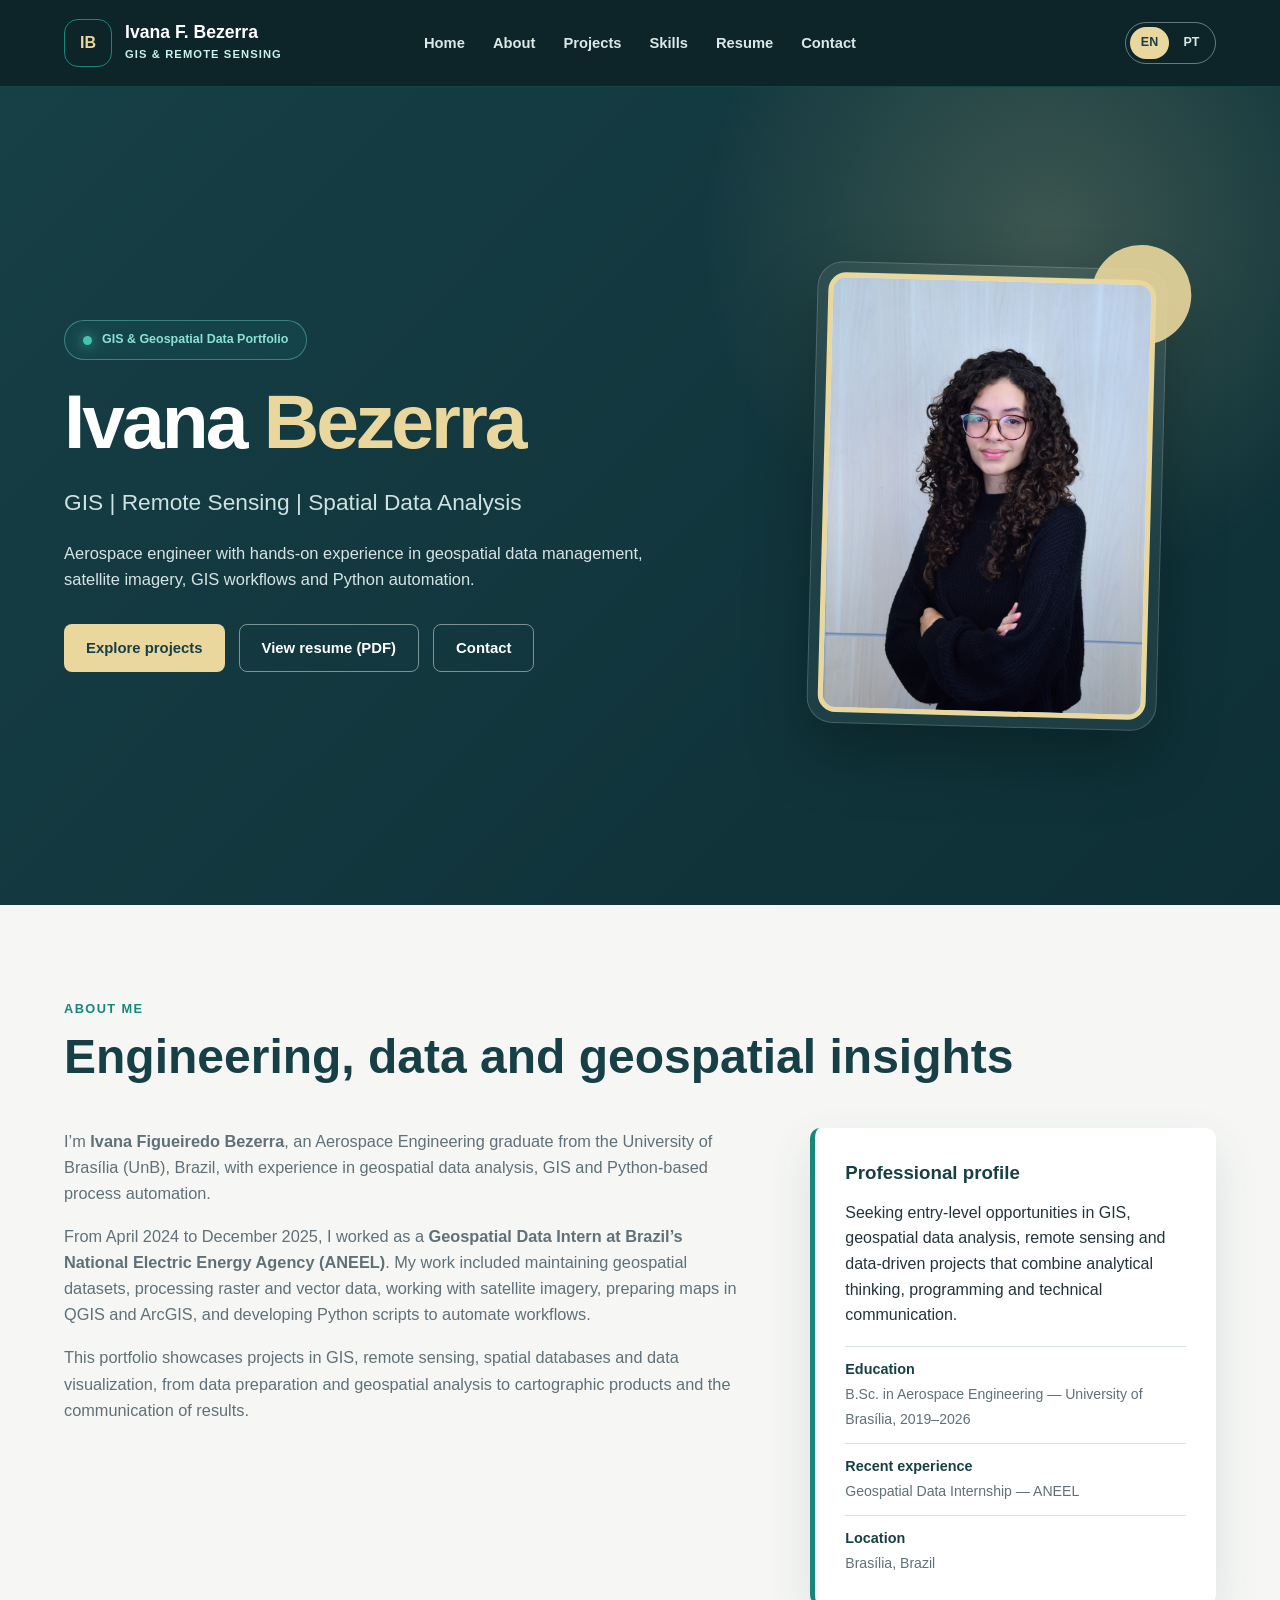
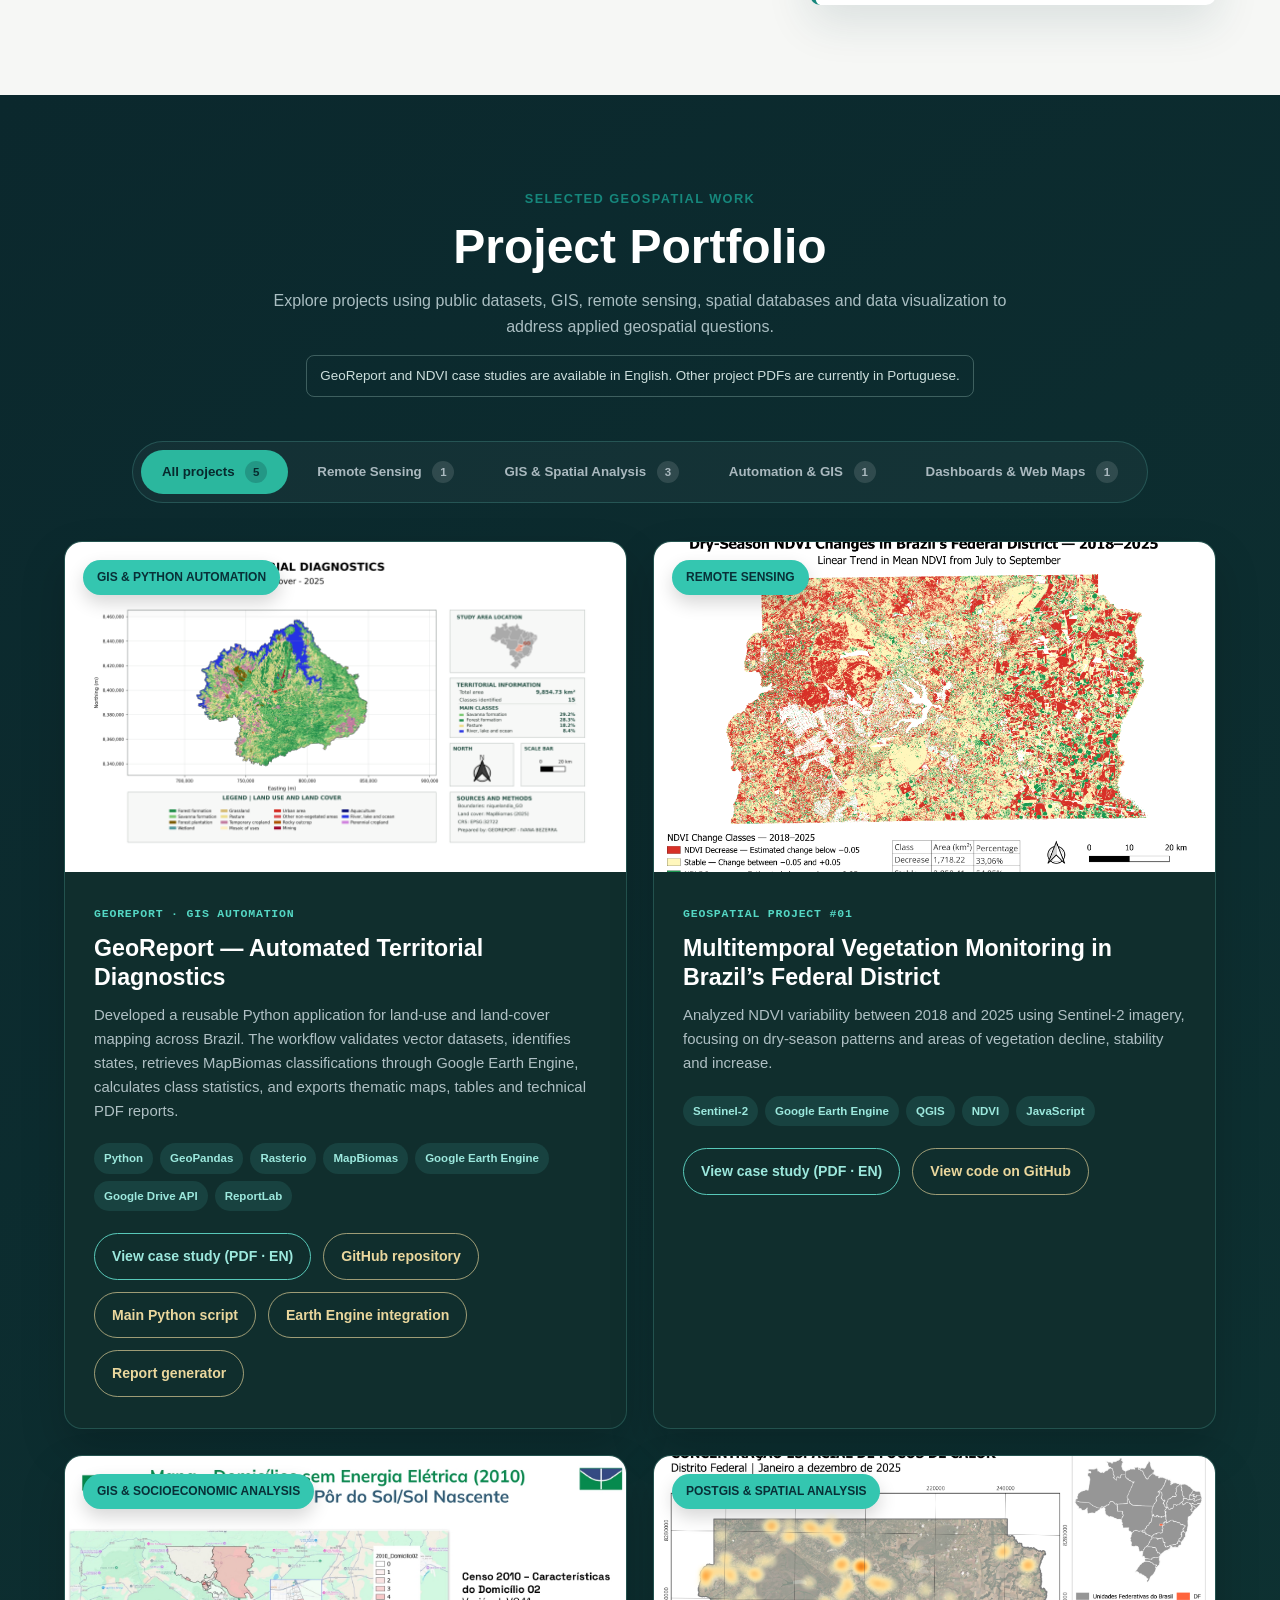
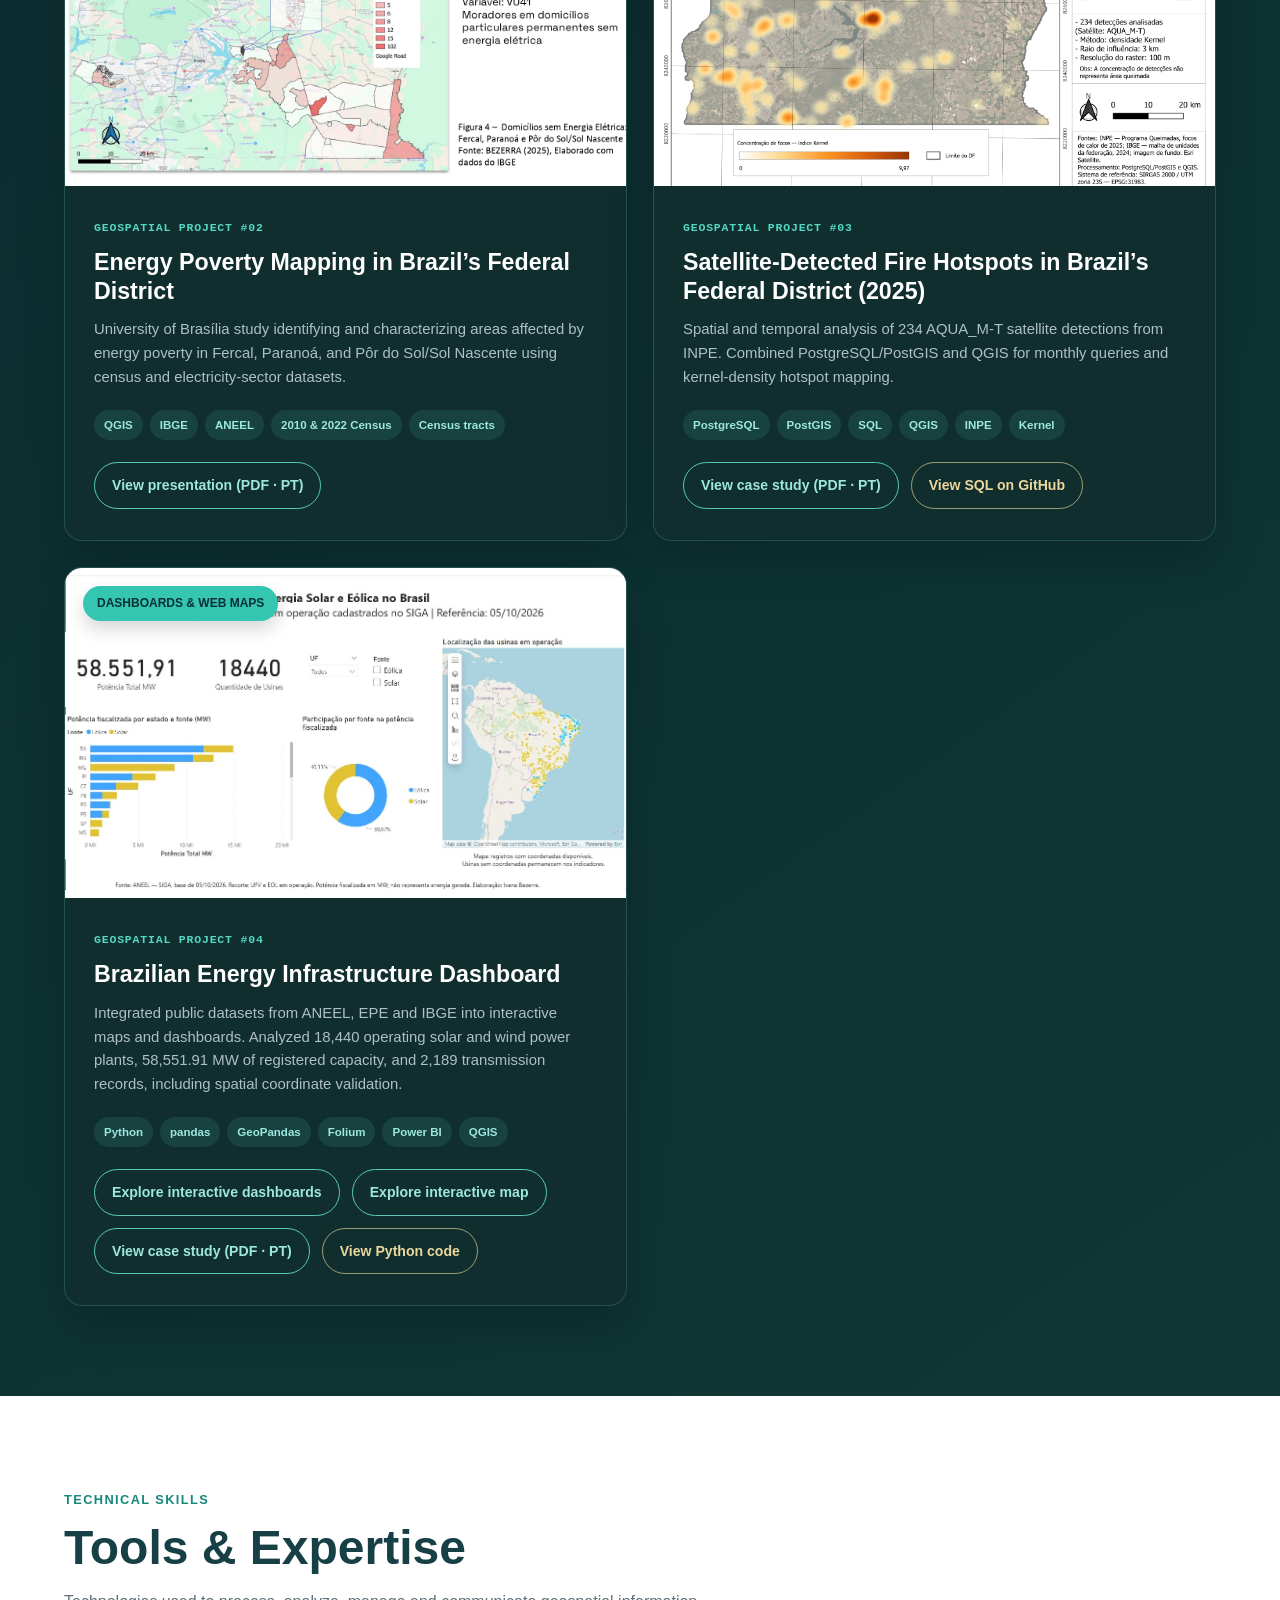
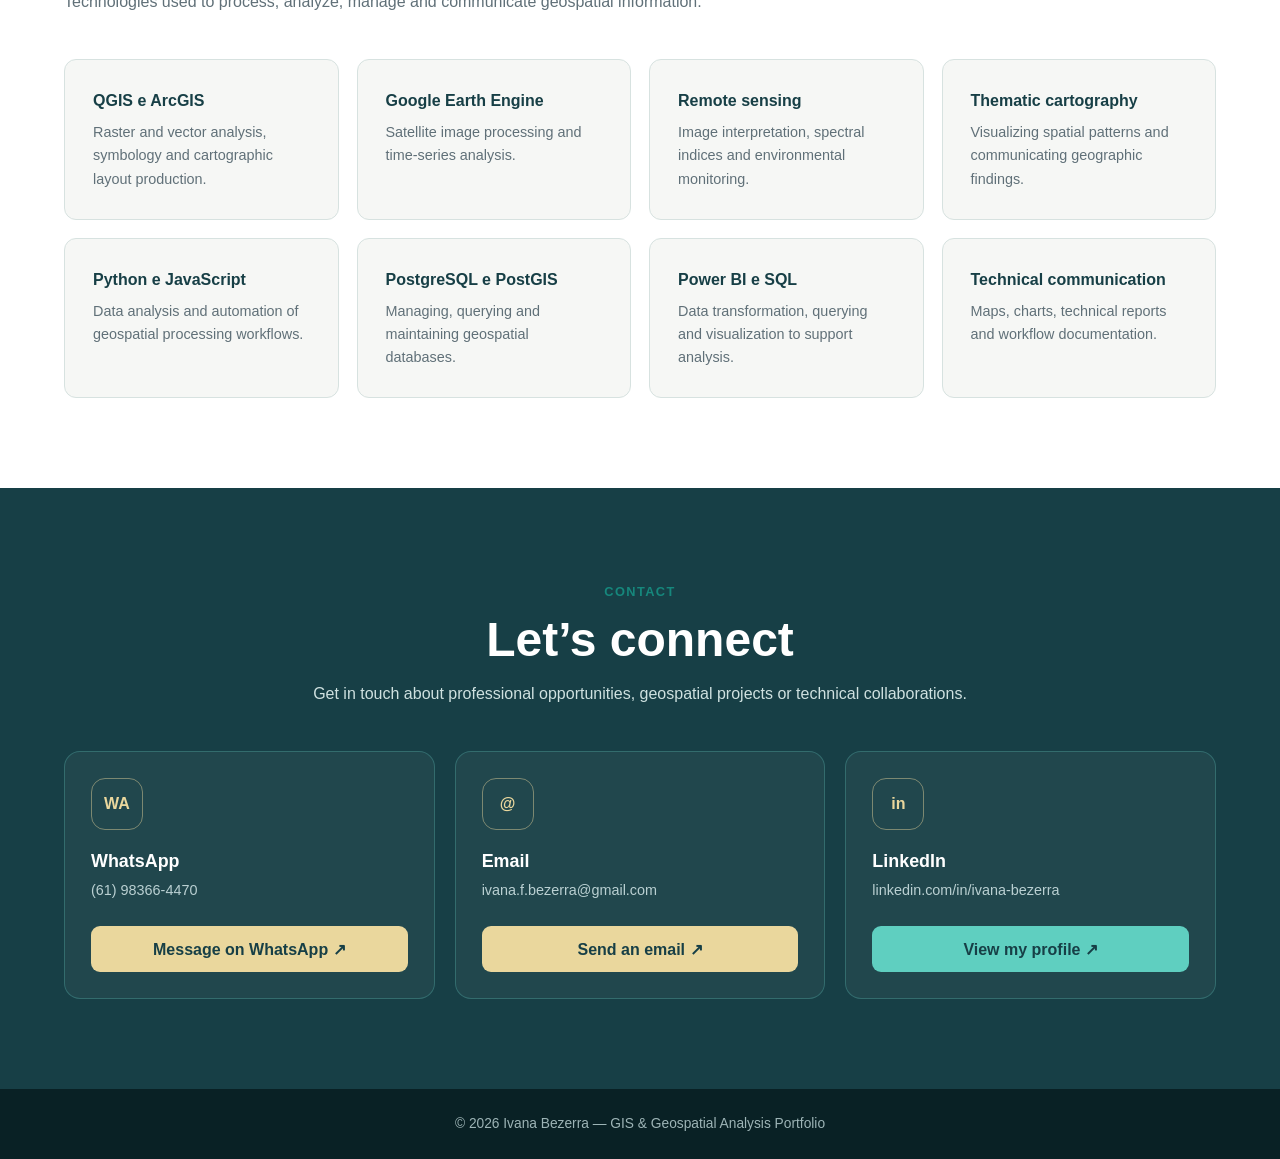
<file: index.html>
<!DOCTYPE html>

<html lang="en">
<head>
<meta charset="utf-8"/><meta content="width=device-width, initial-scale=1.0" name="viewport"/>
<title>Ivana Bezerra | GIS &amp; Geospatial Analysis Portfolio</title>
<meta content="Geospatial analysis portfolio of Ivana Bezerra: GIS, remote sensing, Python automation, PostGIS, spatial data analysis and interactive dashboards." name="description"/>
<link href="styles.css" rel="stylesheet"/><link href="https://ivanafbezerra-afk.github.io/" rel="canonical"/><link href="https://ivanafbezerra-afk.github.io/" hreflang="en" rel="alternate"/><link href="https://ivanafbezerra-afk.github.io/pt/" hreflang="pt-BR" rel="alternate"/><link href="https://ivanafbezerra-afk.github.io/" hreflang="x-default" rel="alternate"/><meta content="website" property="og:type"/><meta content="Ivana Bezerra | GIS &amp; Geospatial Analysis Portfolio" property="og:title"/><meta content="Geospatial analysis portfolio of Ivana Bezerra: GIS, remote sensing, Python automation, PostGIS, spatial data analysis and interactive dashboards." property="og:description"/><meta content="en_US" property="og:locale"/><meta content="https://ivanafbezerra-afk.github.io/" property="og:url"/></head>
<body>
<header><nav class="container"><a class="brand" href="#home"><span class="brand-mark">IB</span><span><strong>Ivana F. Bezerra</strong><small>GIS &amp; Remote Sensing</small></span></a><ul class="menu"><li><a href="#home">Home</a></li><li><a href="#about">About</a></li><li><a href="#projects">Projects</a></li><li><a href="#skills">Skills</a></li><li><a href="ivana-bezerra-resume-en.pdf" target="_blank">Resume</a></li><li><a href="#contact">Contact</a></li></ul><div class="nav-actions"><div aria-label="Choose language / Selecione o idioma" class="lang-switch"><a aria-current="page" href="./" lang="en" title="English">EN</a><a href="pt/" lang="pt-BR" title="Português">PT</a></div></div></nav></header>
<main>
<section class="hero" id="home"><div class="container hero-grid"><div><span class="tag">GIS &amp; Geospatial Data Portfolio</span><h1>Ivana <span>Bezerra</span></h1><h2>GIS | Remote Sensing | Spatial Data Analysis</h2><p>Aerospace engineer with hands-on experience in geospatial data management, satellite imagery, GIS workflows and Python automation.</p><div class="buttons"><a class="button" href="#projects">Explore projects</a><a class="button button-outline" href="ivana-bezerra-resume-en.pdf" rel="noopener noreferrer" target="_blank">View resume (PDF)</a><a class="button button-outline" href="#contact">Contact</a></div></div><div class="profile-wrap"><img alt="Professional portrait of Ivana Bezerra" class="profile-photo" src="foto-ivana.JPG"/></div></div></section>
<section id="about"><div class="container"><div class="section-head"><span>About me</span><h2>Engineering, data and geospatial insights</h2></div><div class="about-grid"><div class="about-copy"><p>I’m <strong>Ivana Figueiredo Bezerra</strong>, an Aerospace Engineering graduate from the University of Brasília (UnB), Brazil, with experience in geospatial data analysis, GIS and Python-based process automation.</p><p>From April 2024 to December 2025, I worked as a <strong>Geospatial Data Intern at Brazil’s National Electric Energy Agency (ANEEL)</strong>. My work included maintaining geospatial datasets, processing raster and vector data, working with satellite imagery, preparing maps in QGIS and ArcGIS, and developing Python scripts to automate workflows.</p><p>This portfolio showcases projects in GIS, remote sensing, spatial databases and data visualization, from data preparation and geospatial analysis to cartographic products and the communication of results.</p></div><aside class="highlight"><h3>Professional profile</h3><p>Seeking entry-level opportunities in GIS, geospatial data analysis, remote sensing and data-driven projects that combine analytical thinking, programming and technical communication.</p><div class="facts"><div class="fact"><strong>Education</strong><span>B.Sc. in Aerospace Engineering — University of Brasília, 2019–2026</span></div><div class="fact"><strong>Recent experience</strong><span>Geospatial Data Internship — ANEEL</span></div><div class="fact"><strong>Location</strong><span>Brasília, Brazil</span></div></div></aside></div></div></section>
<section class="projects" id="projects"><div class="container"><div class="section-head center"><span>Selected geospatial work</span><h2>Project Portfolio</h2><p>Explore projects using public datasets, GIS, remote sensing, spatial databases and data visualization to address applied geospatial questions.</p><p class="reports-note">GeoReport and NDVI case studies are available in English. Other project PDFs are currently in Portuguese.</p></div><div aria-label="Filter projects by category" class="filters"><button class="filter active" data-filter="todos" type="button">All projects <span>5</span></button><button class="filter" data-filter="sensoriamento" type="button">Remote Sensing <span>1</span></button><button class="filter" data-filter="sig" type="button">GIS &amp; Spatial Analysis <span>3</span></button><button class="filter" data-filter="automacao" type="button">Automation &amp; GIS <span>1</span></button><button class="filter" data-filter="dashboards" type="button">Dashboards &amp; Web Maps <span>1</span></button></div><div class="gallery" id="projectGallery">
<article class="project-card" data-category="sig automacao" data-order="5" id="projeto-georeport">
<div class="project-image georeport-image"><span class="category-badge">GIS &amp; Python automation</span>
<img alt="GeoReport land-use and land-cover map of Niquelândia, Goiás, Brazil, in English" class="georeport-cover" fetchpriority="high" src="georeport_cover_en.png"/></div>
<div class="project-body"><span class="project-label">GeoReport · GIS automation</span>
<h3>GeoReport — Automated Territorial Diagnostics</h3><p>Developed a reusable Python application for land-use and land-cover mapping across Brazil. The workflow validates vector datasets, identifies states, retrieves MapBiomas classifications through Google Earth Engine, calculates class statistics, and exports thematic maps, tables and technical PDF reports.</p>
<div class="tech"><span>Python</span><span>GeoPandas</span><span>Rasterio</span><span>MapBiomas</span><span>Google Earth Engine</span><span>Google Drive API</span><span>ReportLab</span></div>
<div class="project-actions">
<a class="project-button" href="study-georeport-territorial-diagnostic.pdf" rel="noopener noreferrer" target="_blank">View case study (PDF · EN)</a>
<a class="project-button project-button-secondary" href="https://github.com/ivanafbezerra-afk/GeoReport" rel="noopener noreferrer" target="_blank">GitHub repository</a>
<a class="project-button project-button-secondary" href="https://github.com/ivanafbezerra-afk/GeoReport/blob/main/main.py" rel="noopener noreferrer" target="_blank">Main Python script</a>
<a class="project-button project-button-secondary" href="https://github.com/ivanafbezerra-afk/GeoReport/blob/main/earth_engine_mapbiomas.py" rel="noopener noreferrer" target="_blank">Earth Engine integration</a>
<a class="project-button project-button-secondary" href="https://github.com/ivanafbezerra-afk/GeoReport/blob/main/technical_report.py" rel="noopener noreferrer" target="_blank">Report generator</a>
</div>
</div></article>
<article class="project-card" data-category="sensoriamento" data-order="4"><div class="project-image"><span class="category-badge">Remote sensing</span><img alt="Dry-season NDVI changes in Brazil’s Federal District, 2018–2025; English map" src="cover_project_ndvi.png"/></div><div class="project-body"><span class="project-label">Geospatial project #01</span><h3>Multitemporal Vegetation Monitoring in Brazil’s Federal District</h3><p>Analyzed NDVI variability between 2018 and 2025 using Sentinel-2 imagery, focusing on dry-season patterns and areas of vegetation decline, stability and increase.</p><div class="tech"><span>Sentinel-2</span><span>Google Earth Engine</span><span>QGIS</span><span>NDVI</span><span>JavaScript</span></div><div class="project-actions"><a class="project-button" href="study-ndvi-federal-district.pdf" rel="noopener noreferrer" target="_blank">View case study (PDF · EN)</a><a class="project-button project-button-secondary" href="https://github.com/ivanafbezerra-afk/monitoramento-ndvi-distrito-federal" rel="noopener noreferrer" target="_blank">View code on GitHub</a></div></div></article>
<article class="project-card" data-category="sig" data-order="3"><div class="project-image"><span class="category-badge">GIS &amp; socioeconomic analysis</span><img alt="Map showing energy poverty in Brazil’s Federal District" src="capa-pobreza-energetica.png"/></div><div class="project-body"><span class="project-label">Geospatial project #02</span><h3>Energy Poverty Mapping in Brazil’s Federal District</h3><p>University of Brasília study identifying and characterizing areas affected by energy poverty in Fercal, Paranoá, and Pôr do Sol/Sol Nascente using census and electricity-sector datasets.</p><div class="tech"><span>QGIS</span><span>IBGE</span><span>ANEEL</span><span>2010 &amp; 2022 Census</span><span>Census tracts</span></div><div class="project-actions"><a class="project-button" href="estudo-pobreza-energetica.pdf" rel="noopener noreferrer" target="_blank">View presentation (PDF · PT)</a></div></div></article>
<article class="project-card" data-category="sig" data-order="2"><div class="project-image"><span class="category-badge">PostGIS &amp; spatial analysis</span><img alt="Spatial density map of fire hotspots in Brazil’s Federal District, 2025" loading="lazy" src="capa-projeto-queimadas.png"/></div><div class="project-body"><span class="project-label">Geospatial project #03</span><h3>Satellite-Detected Fire Hotspots in Brazil’s Federal District (2025)</h3><p>Spatial and temporal analysis of 234 AQUA_M-T satellite detections from INPE. Combined PostgreSQL/PostGIS and QGIS for monthly queries and kernel-density hotspot mapping.</p><div class="tech"><span>PostgreSQL</span><span>PostGIS</span><span>SQL</span><span>QGIS</span><span>INPE</span><span>Kernel</span></div><div class="project-actions"><a class="project-button" href="estudo-queimadas-distrito-federal.pdf" rel="noopener noreferrer" target="_blank">View case study (PDF · PT)</a><a class="project-button project-button-secondary" href="https://github.com/ivanafbezerra-afk/estudo-areas-queimadas-df-2025/blob/HEAD/scripts_queimadas_df_2025.sql" rel="noopener noreferrer" target="_blank">View SQL on GitHub</a></div></div></article>
<article class="project-card" data-category="dashboards" data-order="1"><div class="project-image" style="background:#fff"><span class="category-badge">Dashboards &amp; web maps</span><img alt="Energy dashboard with solar and wind power plant indicators and a map of Brazil" loading="lazy" src="capa-energia-brasil.png" style="object-fit:contain"/></div><div class="project-body"><span class="project-label">Geospatial project #04</span><h3>Brazilian Energy Infrastructure Dashboard</h3><p>Integrated public datasets from ANEEL, EPE and IBGE into interactive maps and dashboards. Analyzed 18,440 operating solar and wind power plants, 58,551.91 MW of registered capacity, and 2,189 transmission records, including spatial coordinate validation.</p><div class="tech"><span>Python</span><span>pandas</span><span>GeoPandas</span><span>Folium</span><span>Power BI</span><span>QGIS</span></div><div class="project-actions"><a class="project-button" href="https://ivanafbezerra-afk.github.io/dashboard-energia-brasil/dashboard.html" rel="noopener noreferrer" target="_blank">Explore interactive dashboards</a><a class="project-button" href="https://ivanafbezerra-afk.github.io/dashboard-energia-brasil/" rel="noopener noreferrer" target="_blank">Explore interactive map</a><a class="project-button" href="estudo-energia-brasil.pdf" rel="noopener noreferrer" target="_blank">View case study (PDF · PT)</a><a class="project-button project-button-secondary" href="https://github.com/ivanafbezerra-afk/dashboard-energia-brasil/tree/main/scripts" rel="noopener noreferrer" target="_blank">View Python code</a></div></div></article>
</div></div></section>
<section class="skills" id="skills"><div class="container"><div class="section-head"><span>Technical skills</span><h2>Tools &amp; Expertise</h2><p>Technologies used to process, analyze, manage and communicate geospatial information.</p></div><div class="skills-grid"><article class="skill"><h3>QGIS e ArcGIS</h3><p>Raster and vector analysis, symbology and cartographic layout production.</p></article><article class="skill"><h3>Google Earth Engine</h3><p>Satellite image processing and time-series analysis.</p></article><article class="skill"><h3>Remote sensing</h3><p>Image interpretation, spectral indices and environmental monitoring.</p></article><article class="skill"><h3>Thematic cartography</h3><p>Visualizing spatial patterns and communicating geographic findings.</p></article><article class="skill"><h3>Python e JavaScript</h3><p>Data analysis and automation of geospatial processing workflows.</p></article><article class="skill"><h3>PostgreSQL e PostGIS</h3><p>Managing, querying and maintaining geospatial databases.</p></article><article class="skill"><h3>Power BI e SQL</h3><p>Data transformation, querying and visualization to support analysis.</p></article><article class="skill"><h3>Technical communication</h3><p>Maps, charts, technical reports and workflow documentation.</p></article></div></div></section>
<section class="contact" id="contact"><div class="container"><div class="section-head center"><span>Contact</span><h2>Let’s connect</h2><p>Get in touch about professional opportunities, geospatial projects or technical collaborations.</p></div><div class="contact-grid"><article class="contact-card"><span class="contact-icon">WA</span><h3>WhatsApp</h3><p class="contact-value">(61) 98366-4470</p><a class="contact-button" href="https://wa.me/5561983664470" rel="noopener noreferrer" target="_blank">Message on WhatsApp ↗</a></article><article class="contact-card"><span class="contact-icon">@</span><h3>Email</h3><p class="contact-value">ivana.f.bezerra@gmail.com</p><a class="contact-button" href="mailto:ivana.f.bezerra@gmail.com">Send an email ↗</a></article><article class="contact-card"><span class="contact-icon">in</span><h3>LinkedIn</h3><p class="contact-value">linkedin.com/in/ivana-bezerra</p><a class="contact-button linkedin" href="https://www.linkedin.com/in/ivana-bezerra/" rel="noopener noreferrer" target="_blank">View my profile ↗</a></article></div></div></section>
</main>
<footer><div class="container">© 2026 Ivana Bezerra — GIS &amp; Geospatial Analysis Portfolio</div></footer>
<script defer="True" src="main.js"></script></body>
</html>
</file>
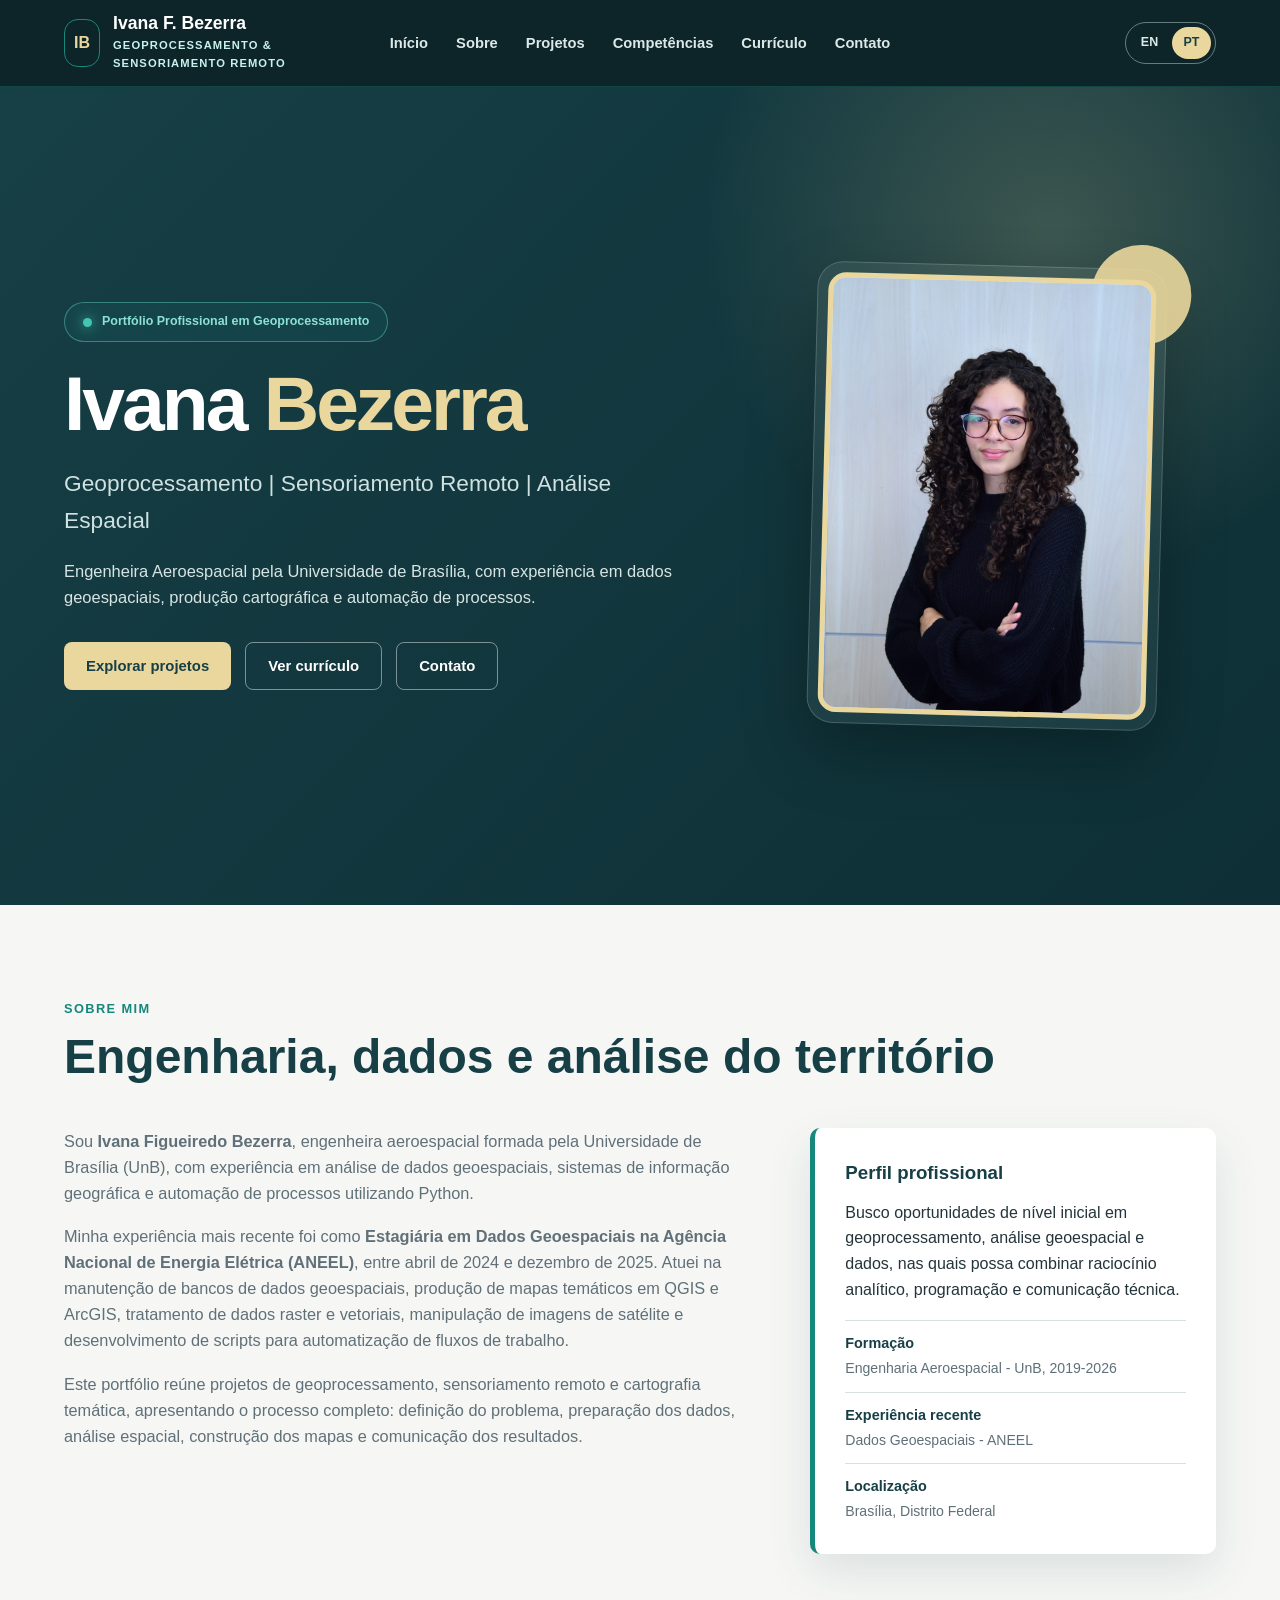
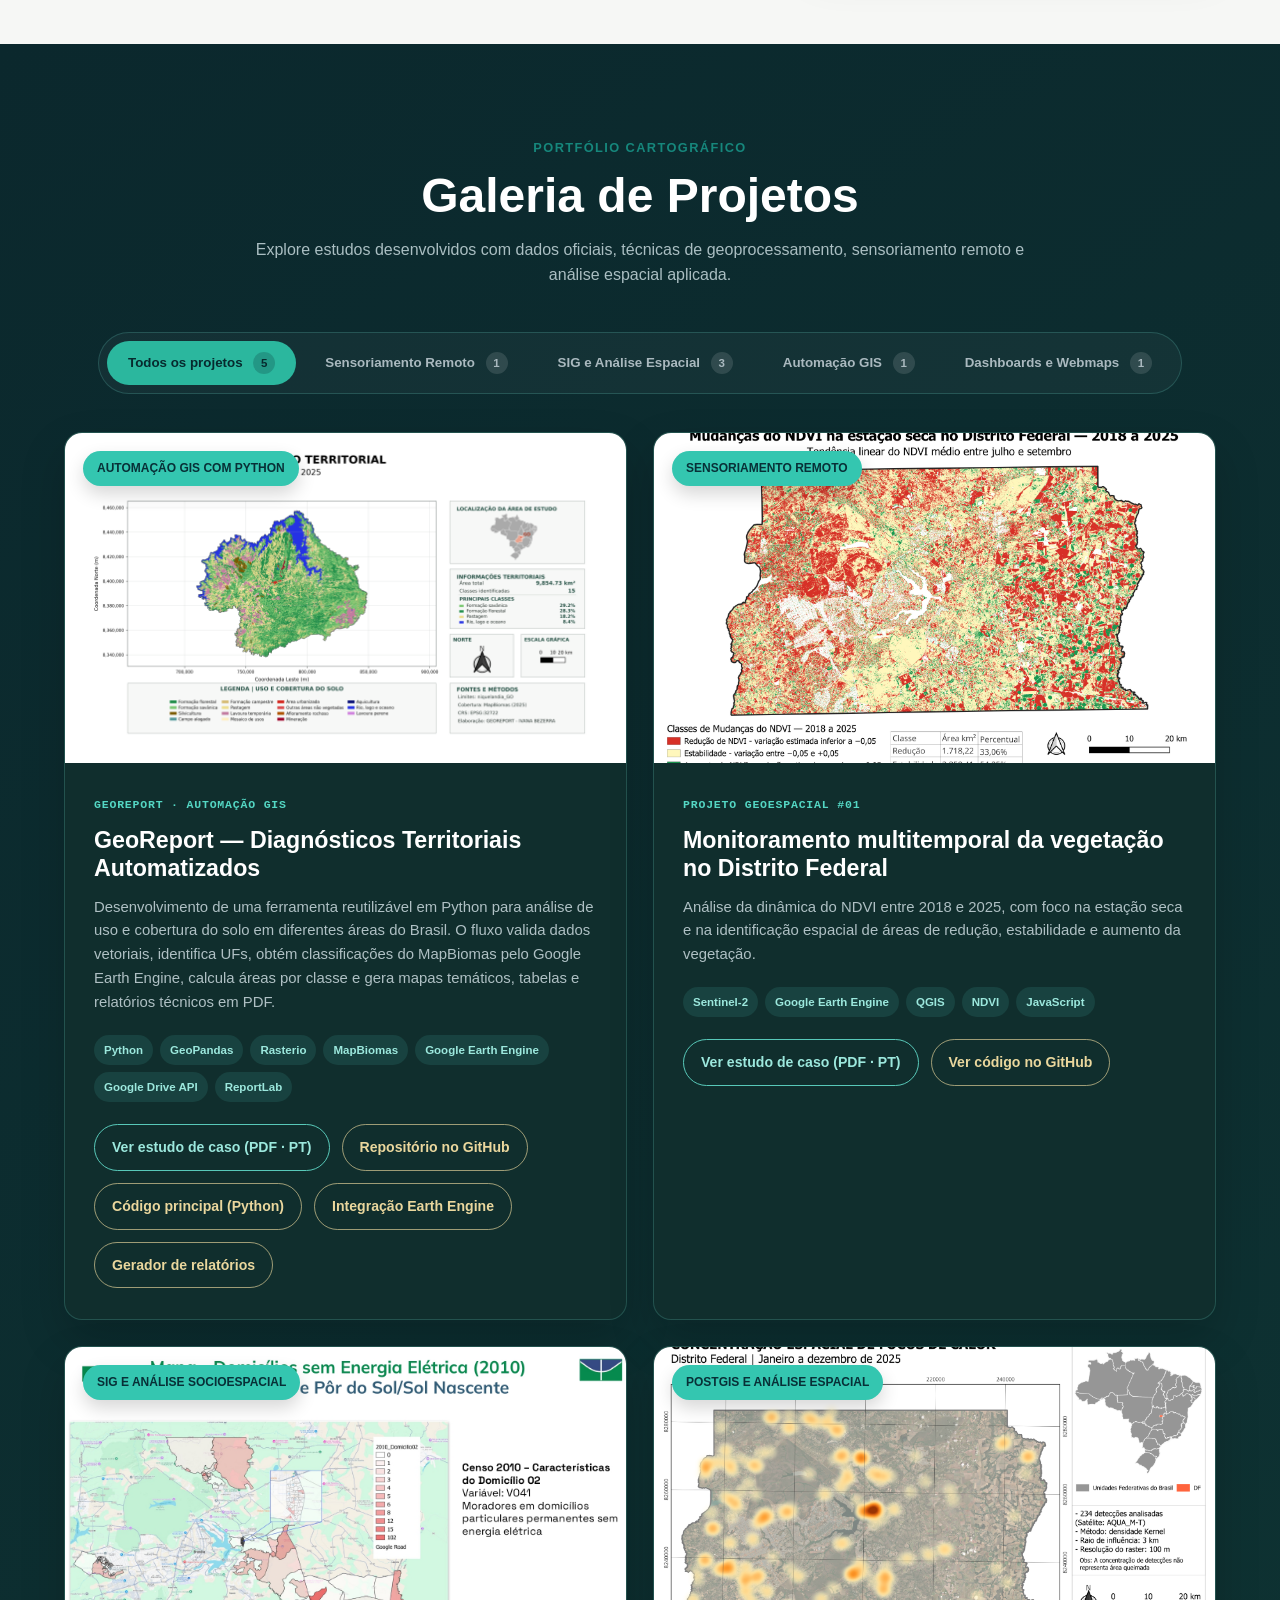
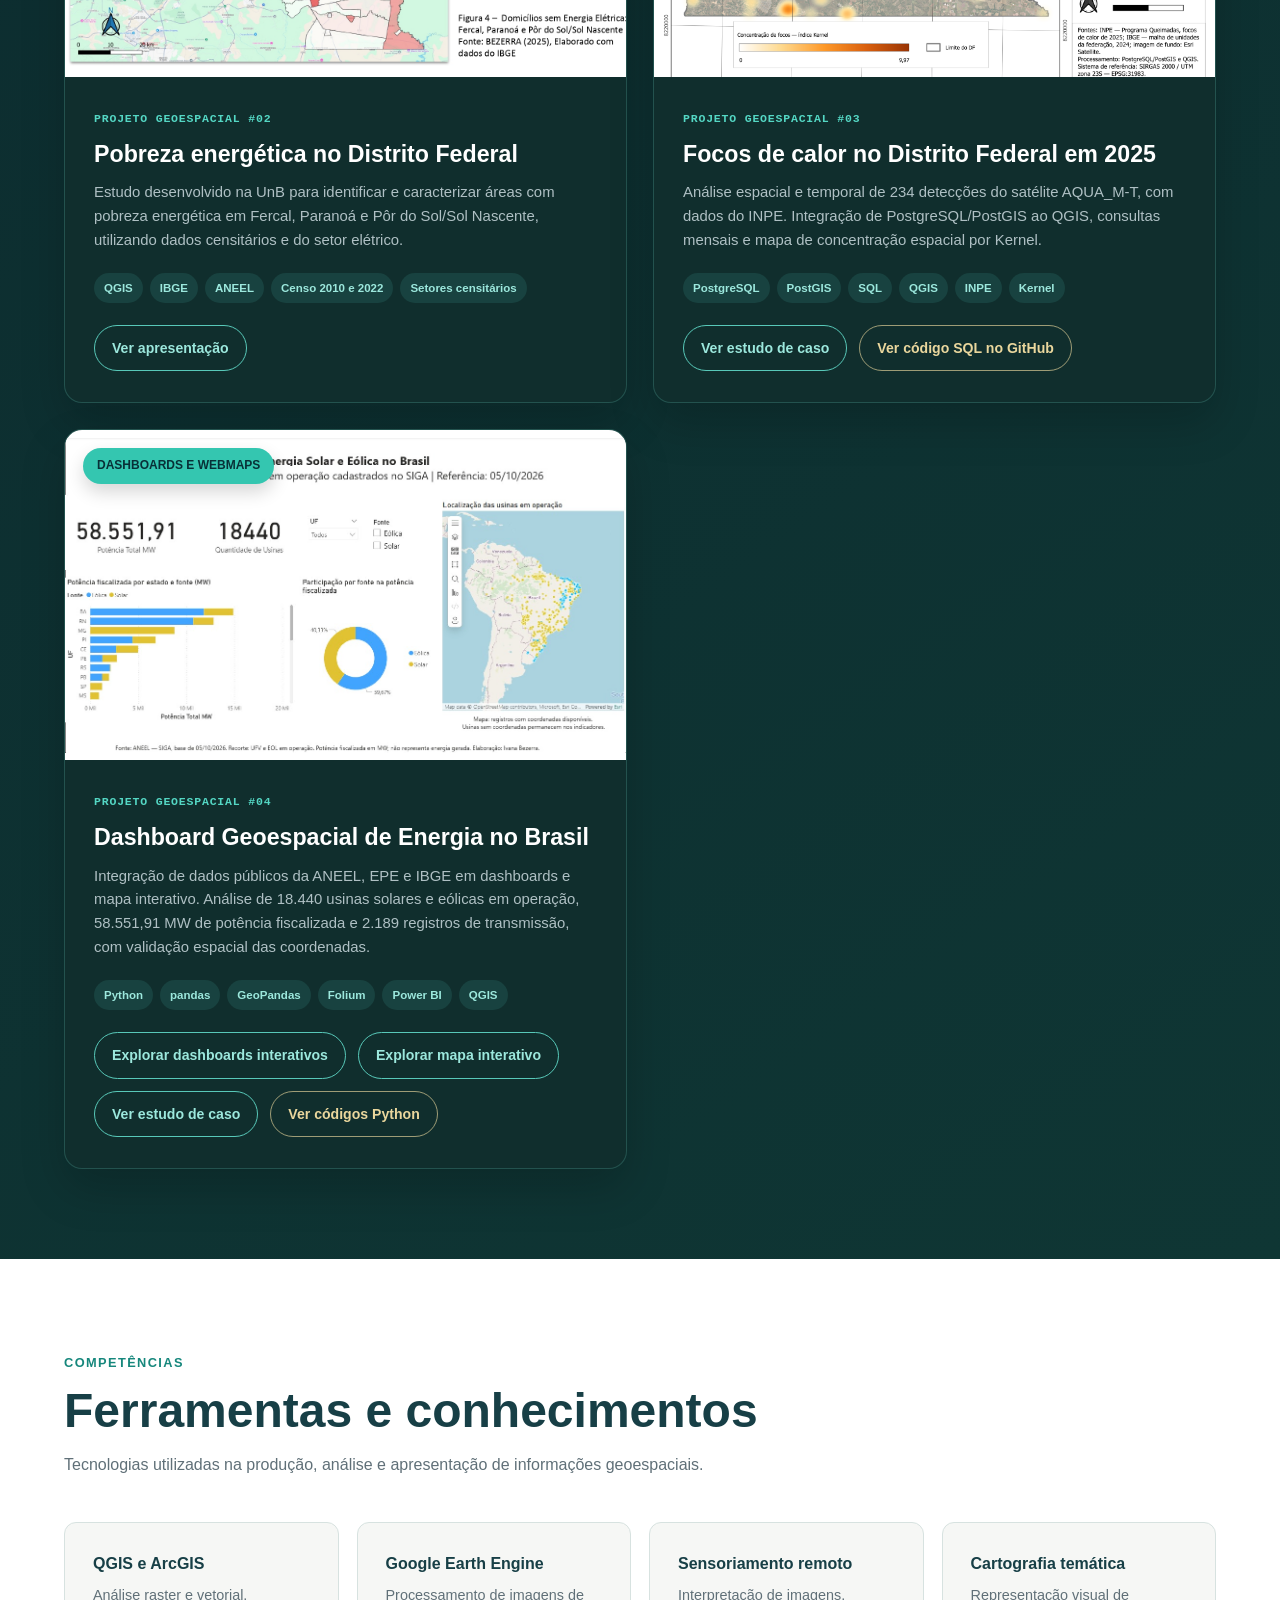
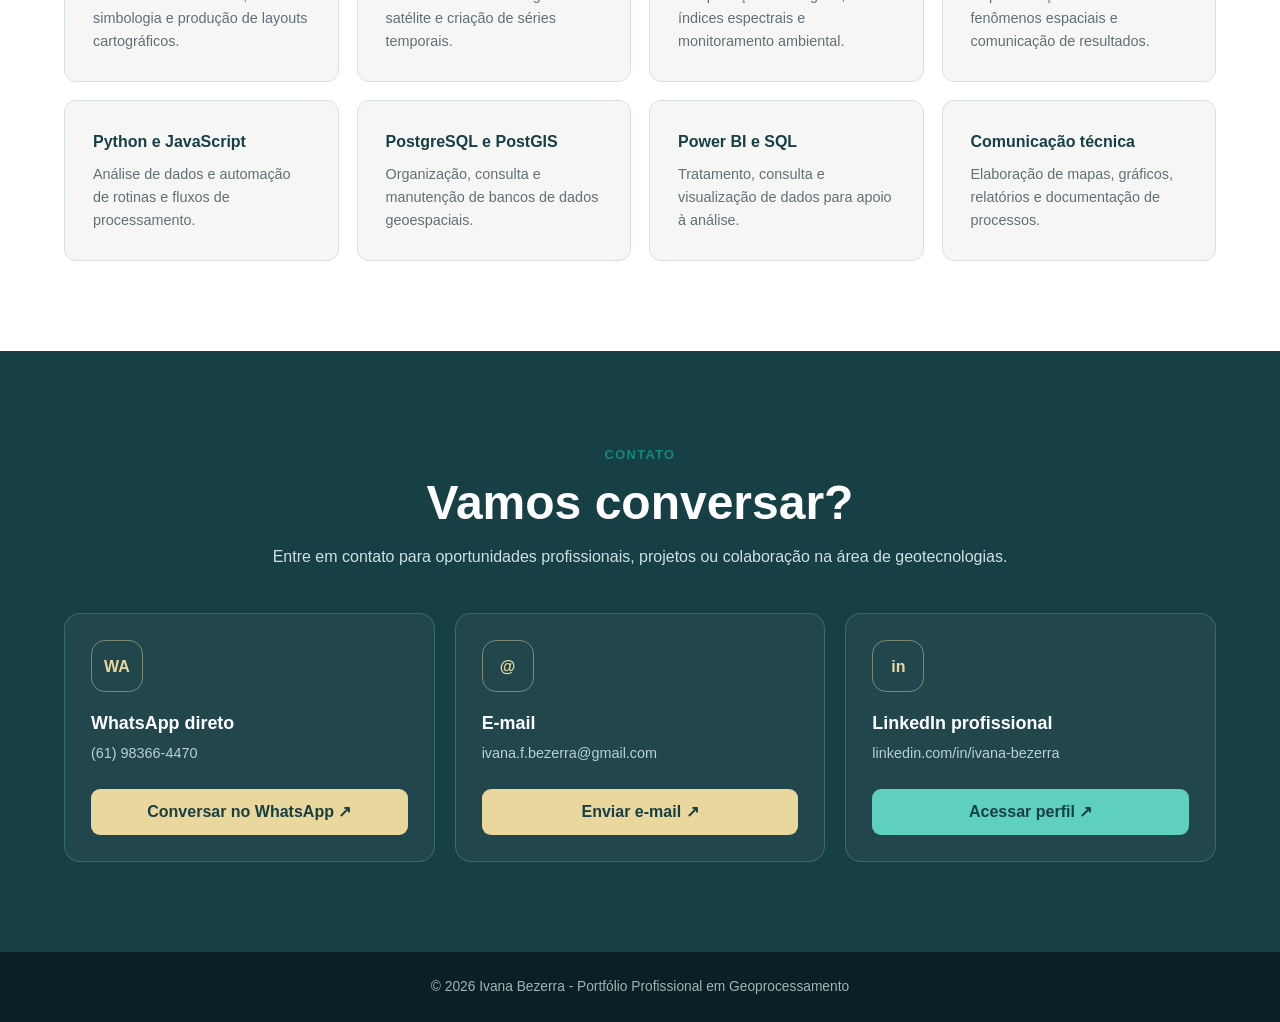
<file: pt/index.html>
<!DOCTYPE html>

<html lang="pt-BR">
<head>
<meta charset="utf-8"/><meta content="width=device-width, initial-scale=1.0" name="viewport"/>
<title>Ivana Bezerra | Portfólio Profissional em Geoprocessamento</title>
<meta content="Portfólio profissional de Ivana Bezerra em geoprocessamento, sensoriamento remoto, cartografia temática e análise espacial." name="description"/>
<link href="../styles.css" rel="stylesheet"/><link href="https://ivanafbezerra-afk.github.io/pt/" rel="canonical"/><link href="https://ivanafbezerra-afk.github.io/" hreflang="en" rel="alternate"/><link href="https://ivanafbezerra-afk.github.io/pt/" hreflang="pt-BR" rel="alternate"/><link href="https://ivanafbezerra-afk.github.io/" hreflang="x-default" rel="alternate"/><meta content="website" property="og:type"/><meta content="Ivana Bezerra | Portfólio Profissional em Geoprocessamento" property="og:title"/><meta content="Portfólio profissional de Ivana Bezerra em geoprocessamento, sensoriamento remoto, cartografia temática e análise espacial." property="og:description"/><meta content="pt_BR" property="og:locale"/><meta content="https://ivanafbezerra-afk.github.io/pt/" property="og:url"/></head>
<body>
<header><nav class="container"><a class="brand" href="#inicio"><span class="brand-mark">IB</span><span><strong>Ivana F. Bezerra</strong><small>Geoprocessamento &amp; Sensoriamento Remoto</small></span></a><ul class="menu"><li><a href="#inicio">Início</a></li><li><a href="#sobre">Sobre</a></li><li><a href="#projetos">Projetos</a></li><li><a href="#competencias">Competências</a></li><li><a href="../curriculo-ivana-bezerra.pdf" target="_blank">Currículo</a></li><li><a href="#contato">Contato</a></li></ul><div class="nav-actions"><div aria-label="Choose language / Selecione o idioma" class="lang-switch"><a href="../" lang="en" title="English">EN</a><a aria-current="page" href="./" lang="pt-BR" title="Português">PT</a></div></div></nav></header>
<main>
<section class="hero" id="inicio"><div class="container hero-grid"><div><span class="tag">Portfólio Profissional em Geoprocessamento</span><h1>Ivana <span>Bezerra</span></h1><h2>Geoprocessamento | Sensoriamento Remoto | Análise Espacial</h2><p>Engenheira Aeroespacial pela Universidade de Brasília, com experiência em dados geoespaciais, produção cartográfica e automação de processos.</p><div class="buttons"><a class="button" href="#projetos">Explorar projetos</a><a class="button button-outline" href="../curriculo-ivana-bezerra.pdf" rel="noopener noreferrer" target="_blank">Ver currículo</a><a class="button button-outline" href="#contato">Contato</a></div></div><div class="profile-wrap"><img alt="Fotografia profissional de Ivana Bezerra" class="profile-photo" src="../foto-ivana.JPG"/></div></div></section>
<section id="sobre"><div class="container"><div class="section-head"><span>Sobre mim</span><h2>Engenharia, dados e análise do território</h2></div><div class="about-grid"><div class="about-copy"><p>Sou <strong>Ivana Figueiredo Bezerra</strong>, engenheira aeroespacial formada pela Universidade de Brasília (UnB), com experiência em análise de dados geoespaciais, sistemas de informação geográfica e automação de processos utilizando Python.</p><p>Minha experiência mais recente foi como <strong>Estagiária em Dados Geoespaciais na Agência Nacional de Energia Elétrica (ANEEL)</strong>, entre abril de 2024 e dezembro de 2025. Atuei na manutenção de bancos de dados geoespaciais, produção de mapas temáticos em QGIS e ArcGIS, tratamento de dados raster e vetoriais, manipulação de imagens de satélite e desenvolvimento de scripts para automatização de fluxos de trabalho.</p><p>Este portfólio reúne projetos de geoprocessamento, sensoriamento remoto e cartografia temática, apresentando o processo completo: definição do problema, preparação dos dados, análise espacial, construção dos mapas e comunicação dos resultados.</p></div><aside class="highlight"><h3>Perfil profissional</h3><p>Busco oportunidades de nível inicial em geoprocessamento, análise geoespacial e dados, nas quais possa combinar raciocínio analítico, programação e comunicação técnica.</p><div class="facts"><div class="fact"><strong>Formação</strong><span>Engenharia Aeroespacial - UnB, 2019-2026</span></div><div class="fact"><strong>Experiência recente</strong><span>Dados Geoespaciais - ANEEL</span></div><div class="fact"><strong>Localização</strong><span>Brasília, Distrito Federal</span></div></div></aside></div></div></section>
<section class="projects" id="projetos"><div class="container"><div class="section-head center"><span>Portfólio cartográfico</span><h2>Galeria de Projetos</h2><p>Explore estudos desenvolvidos com dados oficiais, técnicas de geoprocessamento, sensoriamento remoto e análise espacial aplicada.</p></div><div aria-label="Filtrar projetos por categoria" class="filters"><button class="filter active" data-filter="todos" type="button">Todos os projetos <span>5</span></button><button class="filter" data-filter="sensoriamento" type="button">Sensoriamento Remoto <span>1</span></button><button class="filter" data-filter="sig" type="button">SIG e Análise Espacial <span>3</span></button><button class="filter" data-filter="automacao" type="button">Automação GIS <span>1</span></button><button class="filter" data-filter="dashboards" type="button">Dashboards e Webmaps <span>1</span></button></div><div class="gallery" id="projectGallery">
<article class="project-card" data-category="sig automacao" data-order="5" id="projeto-georeport">
<div class="project-image georeport-image"><span class="category-badge">Automação GIS com Python</span>
<img alt="GeoReport: mapa temático de uso e cobertura da terra de Niquelândia, Goiás" class="georeport-cover" fetchpriority="high" src="../capa-georeport.png"/></div>
<div class="project-body"><span class="project-label">GeoReport · Automação GIS</span>
<h3>GeoReport — Diagnósticos Territoriais Automatizados</h3><p>Desenvolvimento de uma ferramenta reutilizável em Python para análise de uso e cobertura do solo em diferentes áreas do Brasil. O fluxo valida dados vetoriais, identifica UFs, obtém classificações do MapBiomas pelo Google Earth Engine, calcula áreas por classe e gera mapas temáticos, tabelas e relatórios técnicos em PDF.</p>
<div class="tech"><span>Python</span><span>GeoPandas</span><span>Rasterio</span><span>MapBiomas</span><span>Google Earth Engine</span><span>Google Drive API</span><span>ReportLab</span></div>
<div class="project-actions">
<a class="project-button" href="../estudo-georeport-diagnostico-territorial.pdf" rel="noopener noreferrer" target="_blank">Ver estudo de caso (PDF · PT)</a>
<a class="project-button project-button-secondary" href="https://github.com/ivanafbezerra-afk/GeoReport" rel="noopener noreferrer" target="_blank">Repositório no GitHub</a>
<a class="project-button project-button-secondary" href="https://github.com/ivanafbezerra-afk/GeoReport/blob/main/main.py" rel="noopener noreferrer" target="_blank">Código principal (Python)</a>
<a class="project-button project-button-secondary" href="https://github.com/ivanafbezerra-afk/GeoReport/blob/main/earth_engine_mapbiomas.py" rel="noopener noreferrer" target="_blank">Integração Earth Engine</a>
<a class="project-button project-button-secondary" href="https://github.com/ivanafbezerra-afk/GeoReport/blob/main/technical_report.py" rel="noopener noreferrer" target="_blank">Gerador de relatórios</a>
</div>
</div></article>
<article class="project-card" data-category="sensoriamento" data-order="4"><div class="project-image"><span class="category-badge">Sensoriamento remoto</span><img alt="Mapa de mudanças do NDVI no Distrito Federal entre 2018 e 2025" src="../capa-projeto-ndvi.png"/></div><div class="project-body"><span class="project-label">Projeto geoespacial #01</span><h3>Monitoramento multitemporal da vegetação no Distrito Federal</h3><p>Análise da dinâmica do NDVI entre 2018 e 2025, com foco na estação seca e na identificação espacial de áreas de redução, estabilidade e aumento da vegetação.</p><div class="tech"><span>Sentinel-2</span><span>Google Earth Engine</span><span>QGIS</span><span>NDVI</span><span>JavaScript</span></div><div class="project-actions"><a class="project-button" href="../estudo-ndvi-distrito-federal.pdf" rel="noopener noreferrer" target="_blank">Ver estudo de caso (PDF · PT)</a><a class="project-button project-button-secondary" href="https://github.com/ivanafbezerra-afk/monitoramento-ndvi-distrito-federal" rel="noopener noreferrer" target="_blank">Ver código no GitHub</a></div></div></article>
<article class="project-card" data-category="sig" data-order="3"><div class="project-image"><span class="category-badge">SIG e análise socioespacial</span><img alt="Mapa do estudo de pobreza energética no Distrito Federal" src="../capa-pobreza-energetica.png"/></div><div class="project-body"><span class="project-label">Projeto geoespacial #02</span><h3>Pobreza energética no Distrito Federal</h3><p>Estudo desenvolvido na UnB para identificar e caracterizar áreas com pobreza energética em Fercal, Paranoá e Pôr do Sol/Sol Nascente, utilizando dados censitários e do setor elétrico.</p><div class="tech"><span>QGIS</span><span>IBGE</span><span>ANEEL</span><span>Censo 2010 e 2022</span><span>Setores censitários</span></div><div class="project-actions"><a class="project-button" href="../estudo-pobreza-energetica.pdf" rel="noopener noreferrer" target="_blank">Ver apresentação</a></div></div></article>
<article class="project-card" data-category="sig" data-order="2"><div class="project-image"><span class="category-badge">PostGIS e análise espacial</span><img alt="Mapa de concentração espacial dos focos de calor no Distrito Federal em 2025" loading="lazy" src="../capa-projeto-queimadas.png"/></div><div class="project-body"><span class="project-label">Projeto geoespacial #03</span><h3>Focos de calor no Distrito Federal em 2025</h3><p>Análise espacial e temporal de 234 detecções do satélite AQUA_M-T, com dados do INPE. Integração de PostgreSQL/PostGIS ao QGIS, consultas mensais e mapa de concentração espacial por Kernel.</p><div class="tech"><span>PostgreSQL</span><span>PostGIS</span><span>SQL</span><span>QGIS</span><span>INPE</span><span>Kernel</span></div><div class="project-actions"><a class="project-button" href="../estudo-queimadas-distrito-federal.pdf" rel="noopener noreferrer" target="_blank">Ver estudo de caso</a><a class="project-button project-button-secondary" href="https://github.com/ivanafbezerra-afk/estudo-areas-queimadas-df-2025/blob/HEAD/scripts_queimadas_df_2025.sql" rel="noopener noreferrer" target="_blank">Ver código SQL no GitHub</a></div></div></article>
<article class="project-card" data-category="dashboards" data-order="1"><div class="project-image" style="background:#fff"><span class="category-badge">Dashboards e Webmaps</span><img alt="Dashboard de usinas solares e eólicas no Brasil, com indicadores de potência e mapa" loading="lazy" src="../capa-energia-brasil.png" style="object-fit:contain"/></div><div class="project-body"><span class="project-label">Projeto geoespacial #04</span><h3>Dashboard Geoespacial de Energia no Brasil</h3><p>Integração de dados públicos da ANEEL, EPE e IBGE em dashboards e mapa interativo. Análise de 18.440 usinas solares e eólicas em operação, 58.551,91 MW de potência fiscalizada e 2.189 registros de transmissão, com validação espacial das coordenadas.</p><div class="tech"><span>Python</span><span>pandas</span><span>GeoPandas</span><span>Folium</span><span>Power BI</span><span>QGIS</span></div><div class="project-actions"><a class="project-button" href="https://ivanafbezerra-afk.github.io/dashboard-energia-brasil/dashboard.html" rel="noopener noreferrer" target="_blank">Explorar dashboards interativos</a><a class="project-button" href="https://ivanafbezerra-afk.github.io/dashboard-energia-brasil/" rel="noopener noreferrer" target="_blank">Explorar mapa interativo</a><a class="project-button" href="../estudo-energia-brasil.pdf" rel="noopener noreferrer" target="_blank">Ver estudo de caso</a><a class="project-button project-button-secondary" href="https://github.com/ivanafbezerra-afk/dashboard-energia-brasil/tree/main/scripts" rel="noopener noreferrer" target="_blank">Ver códigos Python</a></div></div></article>
</div></div></section>
<section class="skills" id="competencias"><div class="container"><div class="section-head"><span>Competências</span><h2>Ferramentas e conhecimentos</h2><p>Tecnologias utilizadas na produção, análise e apresentação de informações geoespaciais.</p></div><div class="skills-grid"><article class="skill"><h3>QGIS e ArcGIS</h3><p>Análise raster e vetorial, simbologia e produção de layouts cartográficos.</p></article><article class="skill"><h3>Google Earth Engine</h3><p>Processamento de imagens de satélite e criação de séries temporais.</p></article><article class="skill"><h3>Sensoriamento remoto</h3><p>Interpretação de imagens, índices espectrais e monitoramento ambiental.</p></article><article class="skill"><h3>Cartografia temática</h3><p>Representação visual de fenômenos espaciais e comunicação de resultados.</p></article><article class="skill"><h3>Python e JavaScript</h3><p>Análise de dados e automação de rotinas e fluxos de processamento.</p></article><article class="skill"><h3>PostgreSQL e PostGIS</h3><p>Organização, consulta e manutenção de bancos de dados geoespaciais.</p></article><article class="skill"><h3>Power BI e SQL</h3><p>Tratamento, consulta e visualização de dados para apoio à análise.</p></article><article class="skill"><h3>Comunicação técnica</h3><p>Elaboração de mapas, gráficos, relatórios e documentação de processos.</p></article></div></div></section>
<section class="contact" id="contato"><div class="container"><div class="section-head center"><span>Contato</span><h2>Vamos conversar?</h2><p>Entre em contato para oportunidades profissionais, projetos ou colaboração na área de geotecnologias.</p></div><div class="contact-grid"><article class="contact-card"><span class="contact-icon">WA</span><h3>WhatsApp direto</h3><p class="contact-value">(61) 98366-4470</p><a class="contact-button" href="https://wa.me/5561983664470" rel="noopener noreferrer" target="_blank">Conversar no WhatsApp ↗</a></article><article class="contact-card"><span class="contact-icon">@</span><h3>E-mail</h3><p class="contact-value">ivana.f.bezerra@gmail.com</p><a class="contact-button" href="mailto:ivana.f.bezerra@gmail.com">Enviar e-mail ↗</a></article><article class="contact-card"><span class="contact-icon">in</span><h3>LinkedIn profissional</h3><p class="contact-value">linkedin.com/in/ivana-bezerra</p><a class="contact-button linkedin" href="https://www.linkedin.com/in/ivana-bezerra/" rel="noopener noreferrer" target="_blank">Acessar perfil ↗</a></article></div></div></section>
</main>
<footer><div class="container">© 2026 Ivana Bezerra - Portfólio Profissional em Geoprocessamento</div></footer>
<script defer="True" src="../main.js"></script></body>
</html>
</file>
<file: styles.css>
:root{--navy:#173f46;--dark:#0d2f35;--teal:#16877c;--mint:#dcefed;--sand:#ead79d;--bg:#f6f7f5;--white:#fff;--text:#24343a;--muted:#607078;--border:#d7e2e0;--shadow:0 18px 45px rgba(23,63,70,.12)}
    *{box-sizing:border-box;margin:0;padding:0}html{scroll-behavior:smooth}body{font-family:Arial,Helvetica,sans-serif;background:var(--bg);color:var(--text);line-height:1.6;overflow-x:hidden}a{color:inherit;text-decoration:none}.container{width:min(1180px,90%);margin:auto}
    header{position:sticky;top:0;z-index:1000;background:rgba(9,33,37,.98);border-bottom:1px solid rgba(22,135,124,.35)}nav{min-height:86px;display:grid;grid-template-columns:1fr auto 1fr;align-items:center;gap:28px}.brand{display:flex;align-items:center;gap:13px;color:#fff}.brand-mark{width:48px;height:48px;display:grid;place-content:center;border:1px solid var(--teal);border-radius:14px;color:var(--sand);font-weight:900}.brand strong{display:block;font-size:1.1rem;line-height:1.15}.brand small{display:block;margin-top:4px;color:#c8f3ec;font-size:.7rem;font-weight:800;letter-spacing:1.1px;text-transform:uppercase}.menu{display:flex;align-items:center;gap:28px;list-style:none;color:#dce9e8}.menu a{font-size:.92rem;font-weight:700}.menu a:hover{color:var(--sand)}
    .hero{min-height:650px;display:flex;align-items:center;background:radial-gradient(circle at 82% 18%,rgba(234,215,157,.2),transparent 28%),linear-gradient(135deg,var(--navy),var(--dark));color:#fff}.hero-grid{display:grid;grid-template-columns:1.15fr .85fr;align-items:center;gap:75px;padding:88px 0}.tag{display:inline-flex;align-items:center;gap:10px;margin-bottom:22px;padding:9px 18px;border:1px solid rgba(101,208,194,.45);border-radius:999px;background:rgba(22,135,124,.12);color:#8ce1d5;font-size:.78rem;font-weight:800}.tag:before{content:"";width:9px;height:9px;border-radius:50%;background:#42c5b3;box-shadow:0 0 13px #42c5b3}.hero h1{font-size:clamp(3rem,6vw,5.6rem);line-height:1.02;letter-spacing:-3px}.hero h1 span{color:var(--sand)}.hero h2{margin-top:23px;color:#cfe1e0;font-size:clamp(1.1rem,2vw,1.42rem);font-weight:400}.hero p{max-width:680px;margin-top:20px;color:#d8e4e4;font-size:1.03rem}.buttons{display:flex;flex-wrap:wrap;gap:14px;margin-top:31px}.button{display:inline-flex;align-items:center;justify-content:center;min-height:48px;padding:0 22px;border:0;border-radius:8px;background:var(--sand);color:var(--navy);font:800 .93rem Arial;cursor:pointer;transition:.2s}.button:hover{transform:translateY(-2px)}.button-outline{border:1px solid rgba(255,255,255,.45);background:transparent;color:#fff}.profile-wrap{position:relative;width:min(350px,100%);margin:auto;padding:10px;border:1px solid rgba(255,255,255,.18);border-radius:26px;background:rgba(255,255,255,.06);box-shadow:0 28px 65px rgba(0,0,0,.28);transform:rotate(1.5deg)}.profile-wrap:before{position:absolute;content:"";width:100px;height:100px;right:-25px;top:-25px;border-radius:50%;background:var(--sand);opacity:.9;z-index:-1}.profile-photo{display:block;width:100%;height:440px;object-fit:cover;object-position:center 30%;border:5px solid var(--sand);border-radius:18px;background:#dbe5e8}
    section{padding:90px 0}.section-head{margin-bottom:44px}.section-head>span{color:var(--teal);font-size:.8rem;font-weight:800;letter-spacing:1.4px;text-transform:uppercase}.section-head h2{margin-top:8px;color:var(--navy);font-size:clamp(2rem,4vw,3rem);line-height:1.15}.section-head p{max-width:780px;margin-top:14px;color:var(--muted)}.center{text-align:center}.center p{margin:14px auto 0}.about-grid{display:grid;grid-template-columns:1.25fr .75fr;gap:70px;align-items:start}.about-copy p{margin-bottom:17px;color:var(--muted);font-size:1.02rem}.highlight{padding:30px;border-left:5px solid var(--teal);border-radius:10px;background:#fff;box-shadow:var(--shadow)}.highlight h3{margin-bottom:12px;color:var(--navy)}.facts{margin-top:18px;display:grid;gap:11px}.fact{padding-top:11px;border-top:1px solid var(--border)}.fact strong{display:block;color:var(--navy);font-size:.9rem}.fact span{color:var(--muted);font-size:.88rem}
    .projects{background:linear-gradient(145deg,#0b282d,#0f3634);color:#fff}.projects .section-head h2{color:#fff}.projects .section-head p{color:#aabec2}.filters{display:flex;justify-content:center;flex-wrap:wrap;gap:8px;width:max-content;max-width:100%;margin:0 auto 38px;padding:8px;border:1px solid rgba(101,208,194,.22);border-radius:999px;background:rgba(255,255,255,.035)}.filter{padding:11px 21px;border:0;border-radius:999px;background:transparent;color:#aab9bf;font-weight:800;cursor:pointer}.filter span{display:inline-grid;place-content:center;min-width:22px;height:22px;margin-left:7px;border-radius:50%;background:rgba(255,255,255,.12);font-size:.72rem}.filter.active,.filter:hover{background:#2bb79e;color:#072a2e}.filter.active span{background:rgba(7,42,46,.22)}.gallery{display:grid;grid-template-columns:repeat(2,1fr);gap:26px}.project-card{overflow:hidden;border:1px solid rgba(101,208,194,.22);border-radius:18px;background:#102e2d;box-shadow:0 20px 45px rgba(0,0,0,.18);transition:.25s}.project-card:hover{transform:translateY(-6px);border-color:#58c9b9}.project-card.hidden{display:none}.project-image{position:relative;height:330px;display:flex;align-items:center;justify-content:center;overflow:hidden;background:#d8e9e4}.project-image img{width:100%;height:100%;display:block;object-fit:cover;object-position:center;transition:transform .4s ease}.project-card:hover .project-image img{transform:scale(1.03)}.category-badge{position:absolute;top:18px;left:18px;z-index:2;padding:8px 14px;border-radius:999px;background:#34c6b0;color:#083037;font-size:.75rem;font-weight:900;text-transform:uppercase;box-shadow:0 8px 18px rgba(0,0,0,.16)}.project-body{padding:27px 29px 31px}.project-label{color:#54d7c4;font:800 .72rem monospace;letter-spacing:.8px;text-transform:uppercase}.project-card h3{margin:10px 0 13px;color:#fff;font-size:1.45rem;line-height:1.23}.project-card p{color:#afc0c4;font-size:.93rem}.tech{display:flex;flex-wrap:wrap;gap:7px;margin:20px 0}.tech span{padding:6px 10px;border-radius:999px;background:rgba(85,211,192,.12);color:#9ce8dd;font-size:.72rem;font-weight:700}.project-actions{display:flex;flex-wrap:wrap;align-items:center;gap:12px;margin-top:22px}.project-button{display:inline-flex;align-items:center;justify-content:center;padding:11px 17px;border:1px solid #58c9b9;border-radius:999px;color:#9ce8dd;font-size:.88rem;font-weight:800;transition:.25s ease}.project-button:hover{color:#072a2e;background:#58c9b9;transform:translateY(-2px)}.project-button-secondary{color:var(--sand);border-color:rgba(234,215,157,.65)}.project-button-secondary:hover{color:#102e2d;background:var(--sand);border-color:var(--sand)}
    .skills{background:#fff}.skills-grid{display:grid;grid-template-columns:repeat(4,1fr);gap:18px}.skill{min-height:145px;padding:28px;border:1px solid var(--border);border-radius:12px;background:var(--bg);transition:.2s}.skill:hover{transform:translateY(-4px);border-color:#aad1cc;box-shadow:0 12px 25px rgba(23,63,70,.08)}.skill h3{margin-bottom:8px;color:var(--navy);font-size:1rem}.skill p{color:var(--muted);font-size:.9rem}
    .contact{background:var(--navy);color:#fff}.contact .section-head h2{color:#fff}.contact .section-head p{color:#cfe1e0}.contact-grid{display:grid;grid-template-columns:repeat(3,1fr);gap:20px}.contact-card{display:flex;flex-direction:column;min-height:235px;padding:26px;border:1px solid rgba(101,208,194,.27);border-radius:16px;background:rgba(255,255,255,.045)}.contact-icon{width:52px;height:52px;display:grid;place-content:center;margin-bottom:17px;border:1px solid rgba(234,215,157,.45);border-radius:14px;color:var(--sand);font-weight:900}.contact-card h3{font-size:1.12rem}.contact-value{margin:4px 0 24px;color:#bad0d2;font-size:.9rem;overflow-wrap:anywhere}.contact-button{margin-top:auto;display:flex;justify-content:center;align-items:center;min-height:46px;padding:0 15px;border-radius:9px;background:var(--sand);color:var(--navy);font-weight:800}.contact-button.linkedin{background:#5fcfc0}.contact-button:hover{filter:brightness(1.07)}footer{padding:24px 0;background:#092125;color:#9db4b6;text-align:center;font-size:.86rem}
    @media(max-width:950px){nav{grid-template-columns:1fr auto}.menu{display:none}.gallery,.contact-grid{grid-template-columns:1fr 1fr}.skills-grid{grid-template-columns:repeat(2,1fr)}}@media(max-width:800px){.hero-grid,.about-grid{grid-template-columns:1fr}.hero-grid{gap:45px}.profile-wrap{width:min(300px,82%)}.profile-photo{height:370px}.filters{width:100%;border-radius:18px}.gallery{grid-template-columns:1fr}.project-image{height:300px}}@media(max-width:560px){nav{min-height:76px}.brand-mark{display:none}.brand small{font-size:.62rem}.hero h1{letter-spacing:-1.5px}.contact-grid,.skills-grid{grid-template-columns:1fr}.filters{align-items:stretch}.filter{width:100%}section{padding:70px 0}.project-image{height:240px}}
  

/* Bilingual navigation; preserves the original visual identity. */
.nav-actions{justify-self:end;display:flex;align-items:center;justify-content:flex-end;gap:15px}
.lang-switch{display:inline-flex;align-items:center;gap:3px;padding:4px;border:1px solid rgba(206,230,227,.45);border-radius:999px;white-space:nowrap}
.lang-switch a{display:inline-flex;min-width:39px;min-height:32px;align-items:center;justify-content:center;border-radius:999px;font-size:.78rem;font-weight:800;color:#dce9e8;transition:background .2s,color .2s}
.lang-switch a:hover{background:rgba(255,255,255,.12);color:#fff}
.lang-switch a[aria-current="page"]{background:var(--sand);color:var(--navy)}
.reports-note{display:inline-flex;align-items:center;gap:8px;margin-top:16px!important;padding:9px 13px;border-radius:8px;border:1px solid rgba(180,219,209,.30);color:#cddfdd!important;font-size:.84rem!important}
@media(max-width:1100px){nav{gap:14px}.menu{gap:17px}.nav-actions{gap:8px}}
@media(max-width:950px){nav{grid-template-columns:1fr auto}}
@media(max-width:560px){.nav-actions{gap:0}.lang-switch a{min-width:36px}.brand strong{font-size:.98rem}}

/* GeoReport project: keep the full user-supplied map cover visible. */
.project-image.georeport-image{background:#fff}
.project-image img.georeport-cover{object-fit:contain;object-position:center;padding:6px;background:#fff}
</file>
